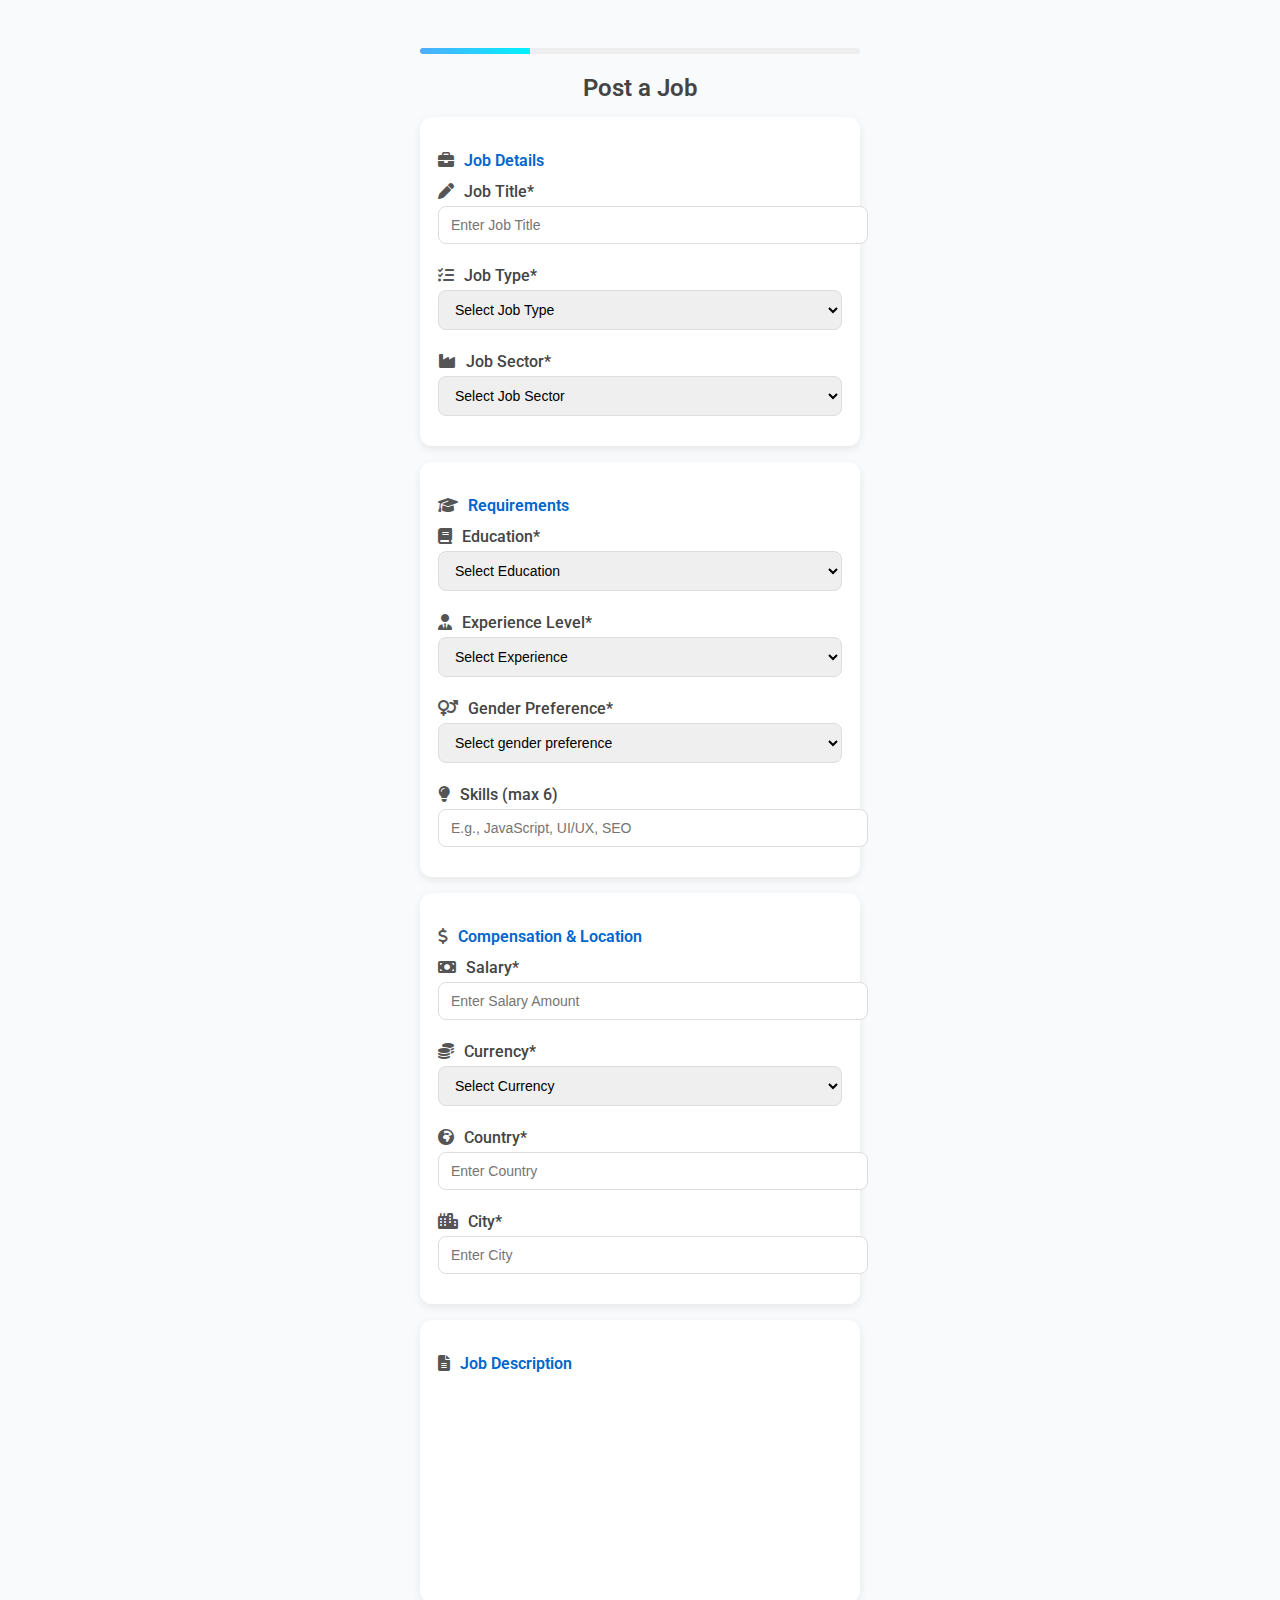
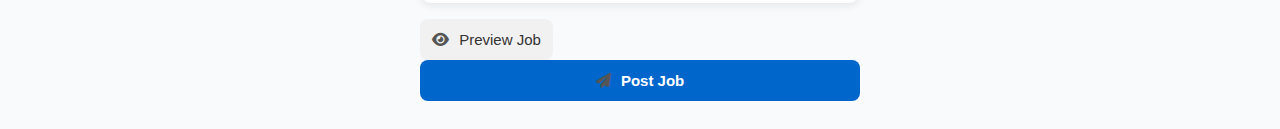
<file: index.html>
<!DOCTYPE html>
<html lang="en">
<head>
  <meta charset="UTF-8">
  <meta name="viewport" content="width=device-width, initial-scale=1.0">
  <title>Post a Job</title>
  <!-- Google Fonts -->
  <link href="https://fonts.googleapis.com/css2?family=Roboto:wght@400;500;700&display=swap" rel="stylesheet">
  <!-- Font Awesome -->
  <link rel="stylesheet" href="https://cdnjs.cloudflare.com/ajax/libs/font-awesome/6.5.0/css/all.min.css">
  <!-- Custom CSS -->
  <link rel="stylesheet" href="style.css">
  <!-- Quill CSS -->
  <link href="https://cdn.quilljs.com/1.3.6/quill.snow.css" rel="stylesheet">
  <script src="https://telegram.org/js/telegram-web-app.js"></script>
</head>
<body>
  <div class="container">

    <!-- Progress Bar -->
    <div class="progress-bar">
      <div class="progress" id="progress"></div>
    </div>

    <!-- FORM SECTION -->
    <div id="formSection">
      <h2>Post a Job</h2>
      <form id="jobForm">

        <!-- Job Details -->
        <div class="card">
          <h3><i class="fa-solid fa-briefcase"></i> Job Details</h3>
          <label><i class="fa-solid fa-pen"></i> Job Title*</label>
          <input type="text" name="job_title" placeholder="Enter Job Title" required>

          <label><i class="fa-solid fa-list-check"></i> Job Type*</label>
          <select name="job_type" required>
            <option value="">Select Job Type</option>
            <option>Full-time</option>
            <option>Part-time</option>
            <option>Contract</option>
            <option>Remote</option>
            <option>Volunteer</option>
            <option>Paid Intern</option>
            <option>Unpaid Intern</option>
          </select>

          <label><i class="fa-solid fa-industry"></i> Job Sector*</label>
          <select name="job_sector" required>
            <option value="">Select Job Sector</option>
            <option>IT & Software</option>
            <option>Design</option>
            <option>Marketing</option>
            <option>Accounting & Finance</option>
            <option>Media & Communication</option>
            <option>Health Care</option>
            <option>Architecture & Urban Planning</option>
            <option>Translation & Transcription</option>
          </select>
        </div>

        <!-- Requirements -->
        <div class="card">
          <h3><i class="fa-solid fa-graduation-cap"></i> Requirements</h3>
          <label><i class="fa-solid fa-book"></i> Education*</label>
          <select name="education" required>
            <option value="">Select Education</option>
            <option>High School</option>
            <option>Certificate</option>
            <option>Bachelor's</option>
            <option>Master's</option>
            <option>PhD</option>
            <option>Not Required</option>
          </select>

          <label><i class="fa-solid fa-user-tie"></i> Experience Level*</label>
          <select name="experience" required>
            <option value="">Select Experience</option>
            <option>Entry Level</option>
            <option>Mid Level</option>
            <option>Senior Level</option>
            <option>Expert</option>
          </select>

          <label><i class="fa-solid fa-venus-mars"></i> Gender Preference*</label>
          <select name="gender" required>
            <option value="">Select gender preference</option>
            <option>Male</option>
            <option>Female</option>
            <option>Both</option>
          </select>

          <label><i class="fa-solid fa-lightbulb"></i> Skills (max 6)</label>
          <input type="text" name="skills" placeholder="E.g., JavaScript, UI/UX, SEO">
        </div>

        <!-- Compensation & Location -->
        <div class="card">
          <h3><i class="fa-solid fa-dollar-sign"></i> Compensation & Location</h3>
          <label><i class="fa-solid fa-money-bill"></i> Salary*</label>
          <input type="number" name="salary" placeholder="Enter Salary Amount" required>

          <label><i class="fa-solid fa-coins"></i> Currency*</label>
          <select name="currency" required>
            <option value="">Select Currency</option>
            <option>ETB</option>
            <option>USD</option>
          </select>

          <label><i class="fa-solid fa-earth-africa"></i> Country*</label>
          <input type="text" name="country" placeholder="Enter Country" required>

          <label><i class="fa-solid fa-city"></i> City*</label>
          <input type="text" name="city" placeholder="Enter City" required>
        </div>

        <!-- Job Description -->
        <div class="card">
          <h3><i class="fa-solid fa-file-lines"></i> Job Description</h3>
          <div id="editor" style="height: 200px; background: #fff;"></div>
          <input type="hidden" name="description" id="hiddenDescription">
        </div>

        <!-- Buttons -->
        <button type="button" id="previewBtn" class="secondary-btn">
          <i class="fa-solid fa-eye"></i> Preview Job
        </button>
        <button type="submit" class="submit-btn">
          <i class="fa-solid fa-paper-plane"></i> Post Job
        </button>
      </form>
    </div>

    <!-- PREVIEW SECTION -->
    <div id="previewSection" style="display:none;">
      <h2>Preview Job Post</h2>
      <div id="previewContent" class="card"></div>
      <div class="form-actions">
        <button id="editJob" class="secondary-btn">
          <i class="fa-solid fa-pen-to-square"></i> Edit
        </button>
        <button id="confirmSubmit" class="submit-btn">
          <i class="fa-solid fa-paper-plane"></i> Post This Job
        </button>
      </div>
    </div>

  </div>

  <!-- Quill JS must load BEFORE script.js -->
  <script src="https://cdn.quilljs.com/1.3.6/quill.js"></script>
<script src="script.js" defer></script>

  <!-- Your custom script -->
  <script src="script.js"></script>
</body>
</html>
</file>
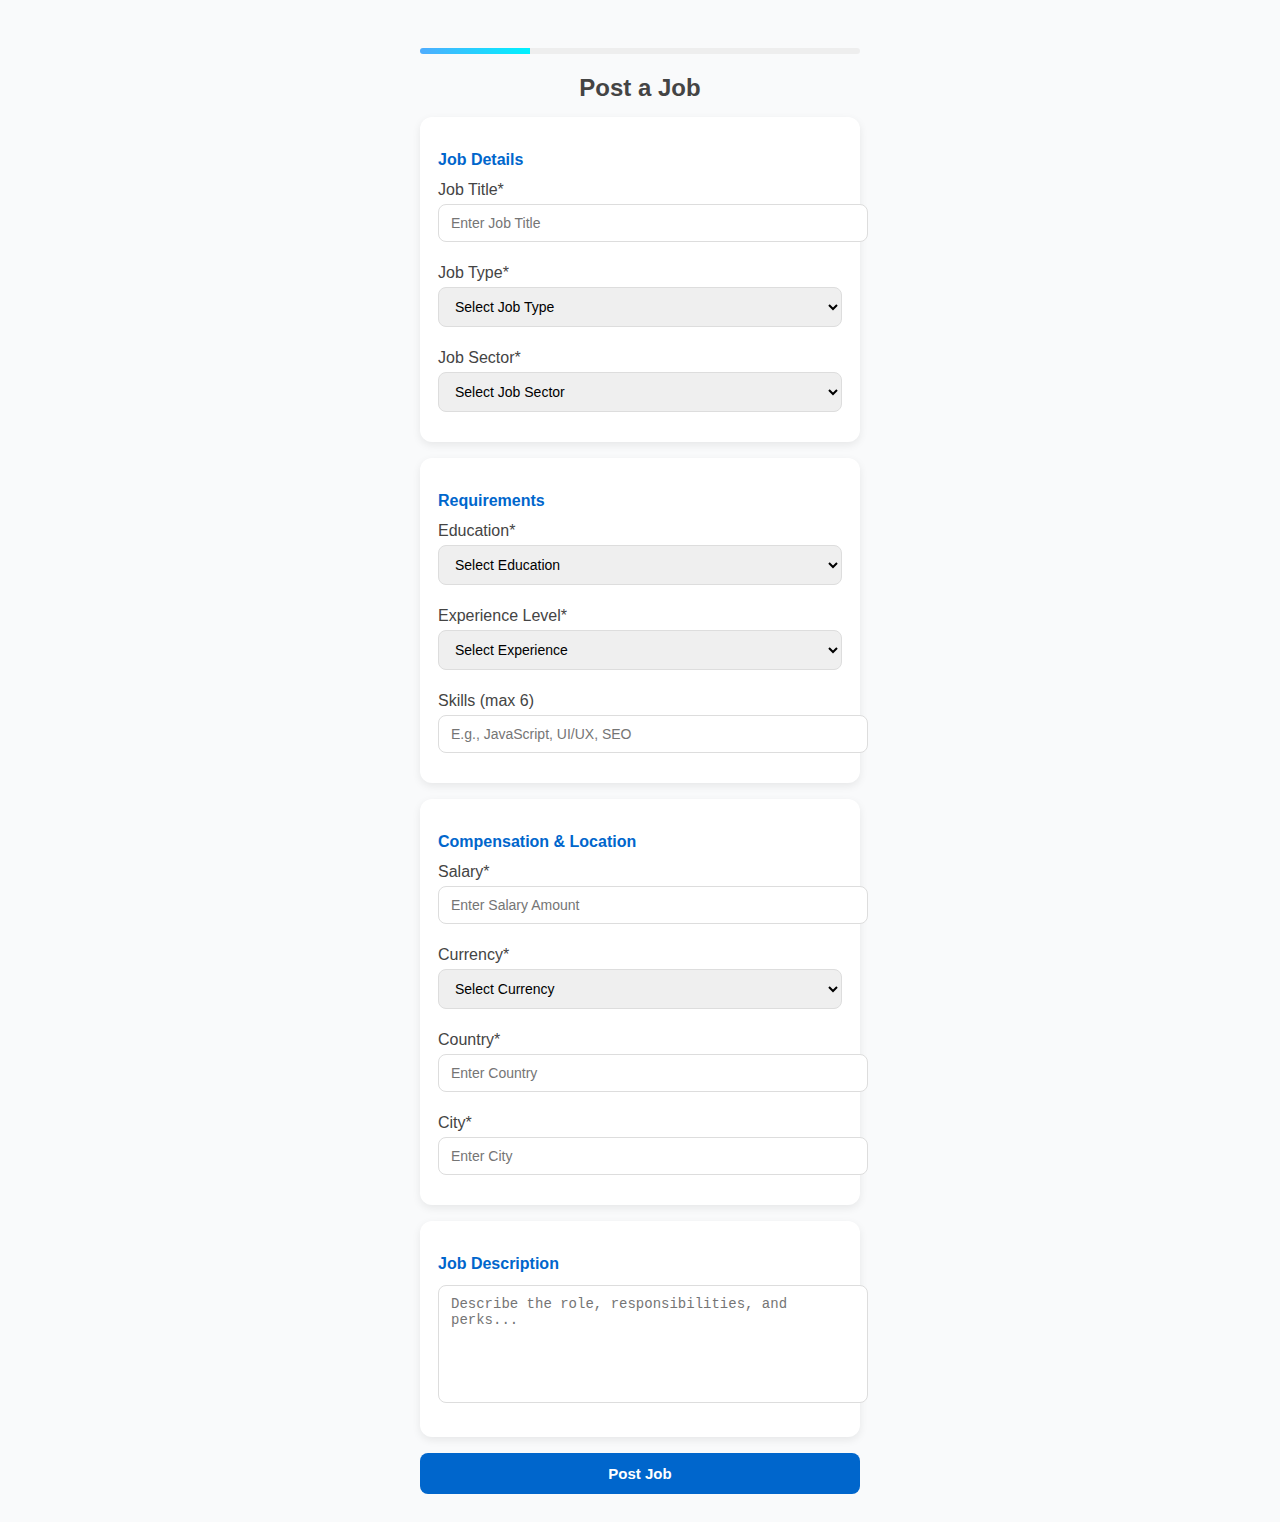
<file: my form/index.html>
<!DOCTYPE html>
<html lang="en">
<head>
  <meta charset="UTF-8">
  <meta name="viewport" content="width=device-width, initial-scale=1.0">
  <title>Post a Job</title>
  <link rel="stylesheet" href="style.css">
</head>
<body>
  <div class="container">

    <!-- Progress Bar -->
    <div class="progress-bar">
      <div class="progress" id="progress"></div>
    </div>

    <h2>Post a Job</h2>
    <form id="jobForm">

      <!-- Job Details -->
      <div class="card">
        <h3>Job Details</h3>
        <label>Job Title*</label>
        <input type="text" name="job_title" placeholder="Enter Job Title" required>

        <label>Job Type*</label>
        <select name="job_type" required>
          <option value="">Select Job Type</option>
          <option>Full-time</option>
          <option>Part-time</option>
          <option>Contract</option>
          <option>Remote</option>
        </select>

        <label>Job Sector*</label>
        <select name="job_sector" required>
          <option value="">Select Job Sector</option>
          <option>IT & Software</option>
          <option>Design</option>
          <option>Marketing</option>
          <option>Finance</option>
        </select>
      </div>

      <!-- Requirements -->
      <div class="card">
        <h3>Requirements</h3>
        <label>Education*</label>
        <select name="education" required>
          <option value="">Select Education</option>
          <option>High School</option>
          <option>Bachelor's</option>
          <option>Master's</option>
          <option>PhD</option>
        </select>

        <label>Experience Level*</label>
        <select name="experience" required>
          <option value="">Select Experience</option>
          <option>Entry Level</option>
          <option>Mid Level</option>
          <option>Senior Level</option>
        </select>

        <label>Skills (max 6)</label>
        <input type="text" name="skills" placeholder="E.g., JavaScript, UI/UX, SEO">
      </div>

      <!-- Compensation & Location -->
      <div class="card">
        <h3>Compensation & Location</h3>
        <label>Salary*</label>
        <input type="number" name="salary" placeholder="Enter Salary Amount" required>

        <label>Currency*</label>
        <select name="currency" required>
          <option value="">Select Currency</option>
          <option>USD</option>
          <option>EUR</option>
          <option>GBP</option>
          <option>KES</option>
        </select>

        <label>Country*</label>
        <input type="text" name="country" placeholder="Enter Country" required>

        <label>City*</label>
        <input type="text" name="city" placeholder="Enter City" required>
      </div>

      <!-- Job Description -->
      <div class="card">
        <h3>Job Description</h3>
        <textarea name="description" rows="6" placeholder="Describe the role, responsibilities, and perks..." required></textarea>
      </div>

      <!-- Submit -->
      <button type="submit" class="submit-btn">Post Job</button>
    </form>
  </div>

  <script src="script.js"></script>
</body>
</html>
</file>
<file: style.css>
body {
  font-family: 'Roboto', sans-serif;
  background: #f9fafb;
  padding: 20px;
  color: #333;
}

.container {
  max-width: 440px;
  margin: auto;
}

h2 {
  text-align: center;
  margin: 15px 0;
  font-weight: 600;
  color: #444;
}

.progress-bar {
  background: #eee;
  border-radius: 10px;
  overflow: hidden;
  height: 6px;
  margin: 20px 0;
}

.progress {
  background: linear-gradient(90deg, #4facfe, #00f2fe);
  height: 100%;
  width: 25%; /* Update dynamically with JS */
}

.card {
  background: #fff;
  border-radius: 12px;
  padding: 18px;
  margin-bottom: 16px;
  box-shadow: 0 3px 8px rgba(0,0,0,0.08);
}

.card h3 {
  font-size: 16px;
  margin-bottom: 12px;
  color: #0066cc;
  font-weight: 600;
}

label {
  display: block;
  margin: 10px 0 5px;
  font-weight: 500;
  color: #444;
}

input, select, textarea {
  width: 100%;
  padding: 10px 12px;
  border: 1px solid #ddd;
  border-radius: 8px;
  font-size: 14px;
  margin-bottom: 12px;
}

textarea {
  resize: none;
}

button.submit-btn {
  width: 100%;
  background: #0066cc;
  color: #fff;
  border: none;
  padding: 12px;
  font-size: 15px;
  font-weight: 600;
  border-radius: 8px;
  cursor: pointer;
  transition: background 0.3s ease;
}

button.submit-btn:hover {
  background: #004c99;
}

i {
  margin-right: 6px;
  color: #555;
}

/* ===================== */
/* Modal Styles */
/* ===================== */
.modal {
  display: none;
  position: fixed;
  z-index: 9999;
  left: 0;
  top: 0;
  width: 100%;
  height: 100%;
  background-color: rgba(0,0,0,0.6);
  overflow-y: auto;
}

.modal-content {
  background: #fff;
  margin: 5% auto;
  padding: 25px;
  border-radius: 16px;
  width: 95%;
  max-width: 600px;
  box-shadow: 0 5px 25px rgba(0,0,0,0.35);
  font-family: 'Roboto', sans-serif;
  animation: fadeInUp 0.3s ease;
}

/* Animation */
@keyframes fadeInUp {
  from { opacity: 0; transform: translateY(20px); }
  to { opacity: 1; transform: translateY(0); }
}

.close {
  float: right;
  font-size: 24px;
  font-weight: bold;
  cursor: pointer;
  color: #555;
  transition: color 0.2s;
}

.close:hover {
  color: #000;
}

/* Preview Details */
#previewDetails {
  margin: 20px 0;
  padding: 15px;
  background: #fafafa;
  border-radius: 12px;
  box-shadow: 0 2px 6px rgba(0,0,0,0.08);
  line-height: 1.6;
}

#previewDetails h3 {
  margin-bottom: 10px;
  color: #007bff;
  font-weight: 600;
}

#previewDetails p {
  margin: 6px 0;
  font-size: 15px;
  color: #444;
}

#previewDetails p strong {
  color: #222;
}

#previewDetails .salary {
  font-size: 18px;
  font-weight: bold;
  color: #e63946;
}

#previewDetails i {
  color: #007bff;
  margin-right: 6px;
}

/* Modal Actions */
.modal-actions {
  display: flex;
  justify-content: space-between;
  gap: 12px;
  margin-top: 20px;
}

.secondary-btn {
  flex: 1;
  background: #f1f1f1;
  border: none;
  padding: 12px;
  border-radius: 8px;
  font-size: 15px;
  font-weight: 500;
  cursor: pointer;
  color: #333;
  transition: background 0.3s ease;
}

.secondary-btn:hover {
  background: #e0e0e0;
}

.modal-actions .submit-btn {
  flex: 1;
  background: #0066cc;
  font-size: 15px;
}

.modal-actions .submit-btn:hover {
  background: #004c99;
}
</file>
<file: my form/style.css>
body {
  font-family: 'Roboto', sans-serif;
  background: #f9fafb;
  padding: 20px;
  color: #333;
}

.container {
  max-width: 440px;
  margin: auto;
}

h2 {
  text-align: center;
  margin: 15px 0;
  font-weight: 600;
  color: #444;
}

.progress-bar {
  background: #eee;
  border-radius: 10px;
  overflow: hidden;
  height: 6px;
  margin: 20px 0;
}

.progress {
  background: linear-gradient(90deg, #4facfe, #00f2fe);
  height: 100%;
  width: 25%; /* Update dynamically with JS */
}

.card {
  background: #fff;
  border-radius: 12px;
  padding: 18px;
  margin-bottom: 16px;
  box-shadow: 0 3px 8px rgba(0,0,0,0.08);
}

.card h3 {
  font-size: 16px;
  margin-bottom: 12px;
  color: #0066cc;
  font-weight: 600;
}

label {
  display: block;
  margin: 10px 0 5px;
  font-weight: 500;
  color: #444;
}

input, select, textarea {
  width: 100%;
  padding: 10px 12px;
  border: 1px solid #ddd;
  border-radius: 8px;
  font-size: 14px;
  margin-bottom: 12px;
}

textarea {
  resize: none;
}

button.submit-btn {
  width: 100%;
  background: #0066cc;
  color: #fff;
  border: none;
  padding: 12px;
  font-size: 15px;
  font-weight: 600;
  border-radius: 8px;
  cursor: pointer;
  transition: background 0.3s ease;
}

button.submit-btn:hover {
  background: #004c99;
}

i {
  margin-right: 6px;
  color: #555;
}

/* ===================== */
/* Modal Styles */
/* ===================== */
.modal {
  display: none;
  position: fixed;
  z-index: 9999;
  left: 0;
  top: 0;
  width: 100%;
  height: 100%;
  background-color: rgba(0,0,0,0.6);
  overflow-y: auto;
}

.modal-content {
  background: #fff;
  margin: 5% auto;
  padding: 25px;
  border-radius: 16px;
  width: 95%;
  max-width: 600px;
  box-shadow: 0 5px 25px rgba(0,0,0,0.35);
  font-family: 'Roboto', sans-serif;
  animation: fadeInUp 0.3s ease;
}

/* Animation */
@keyframes fadeInUp {
  from { opacity: 0; transform: translateY(20px); }
  to { opacity: 1; transform: translateY(0); }
}

.close {
  float: right;
  font-size: 24px;
  font-weight: bold;
  cursor: pointer;
  color: #555;
  transition: color 0.2s;
}

.close:hover {
  color: #000;
}

/* Preview Details */
#previewDetails {
  margin: 20px 0;
  padding: 15px;
  background: #fafafa;
  border-radius: 12px;
  box-shadow: 0 2px 6px rgba(0,0,0,0.08);
  line-height: 1.6;
}

#previewDetails h3 {
  margin-bottom: 10px;
  color: #007bff;
  font-weight: 600;
}

#previewDetails p {
  margin: 6px 0;
  font-size: 15px;
  color: #444;
}

#previewDetails p strong {
  color: #222;
}

#previewDetails .salary {
  font-size: 18px;
  font-weight: bold;
  color: #e63946;
}

#previewDetails i {
  color: #007bff;
  margin-right: 6px;
}

/* Modal Actions */
.modal-actions {
  display: flex;
  justify-content: space-between;
  gap: 12px;
  margin-top: 20px;
}

.secondary-btn {
  flex: 1;
  background: #f1f1f1;
  border: none;
  padding: 12px;
  border-radius: 8px;
  font-size: 15px;
  font-weight: 500;
  cursor: pointer;
  color: #333;
  transition: background 0.3s ease;
}

.secondary-btn:hover {
  background: #e0e0e0;
}

.modal-actions .submit-btn {
  flex: 1;
  background: #0066cc;
  font-size: 15px;
}

.modal-actions .submit-btn:hover {
  background: #004c99;
}
</file>
